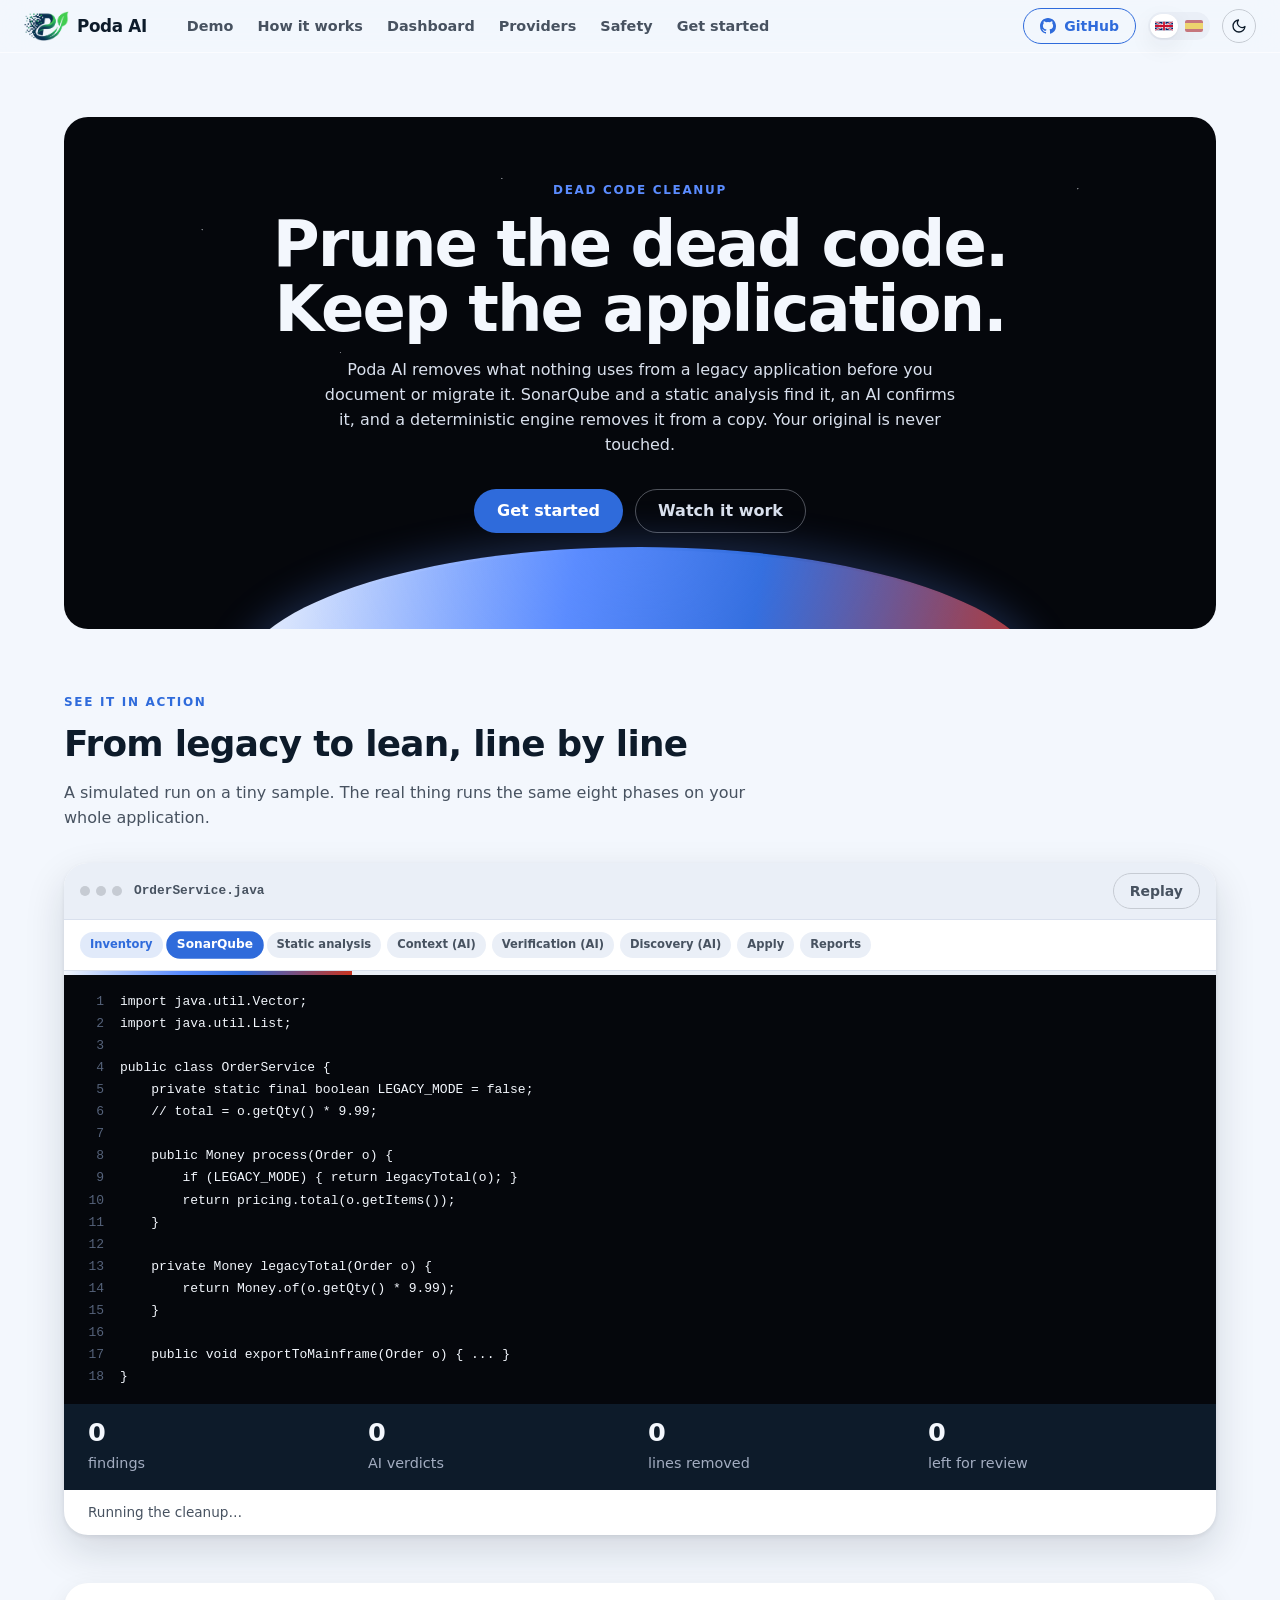
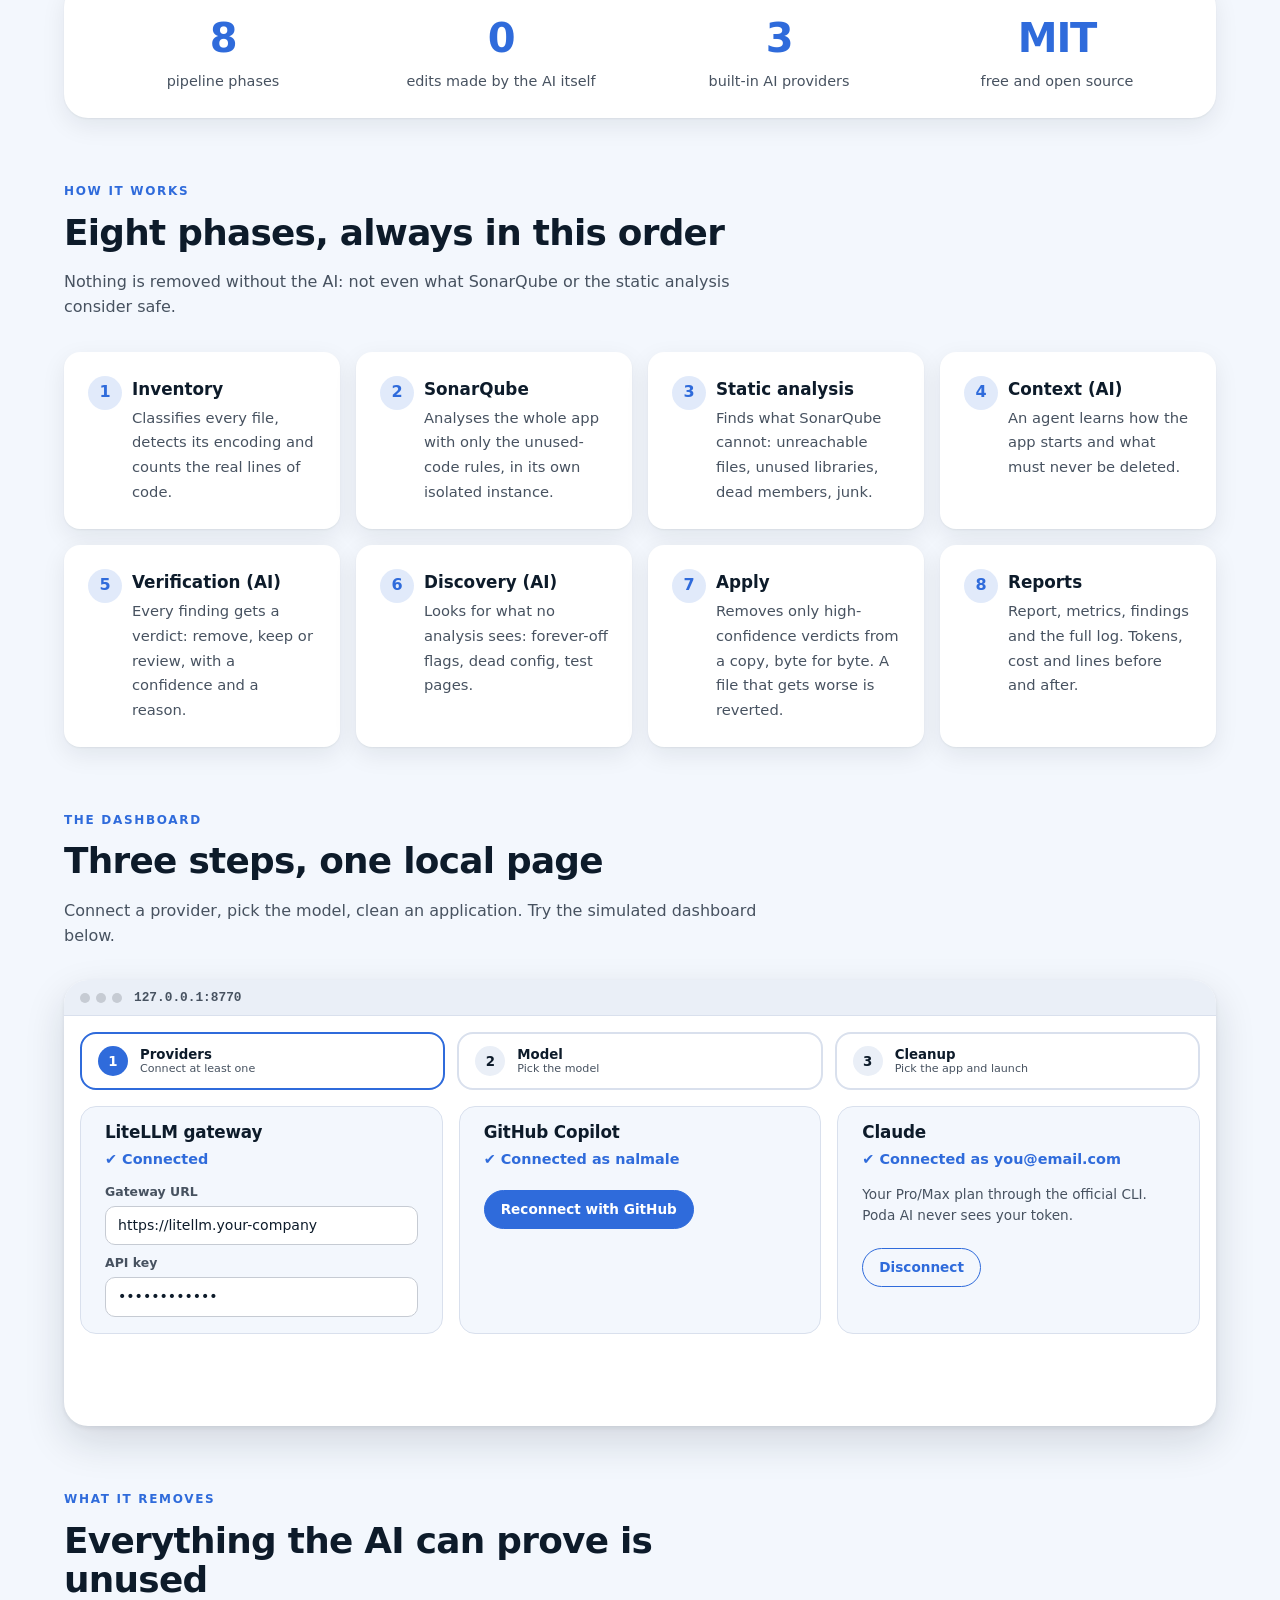
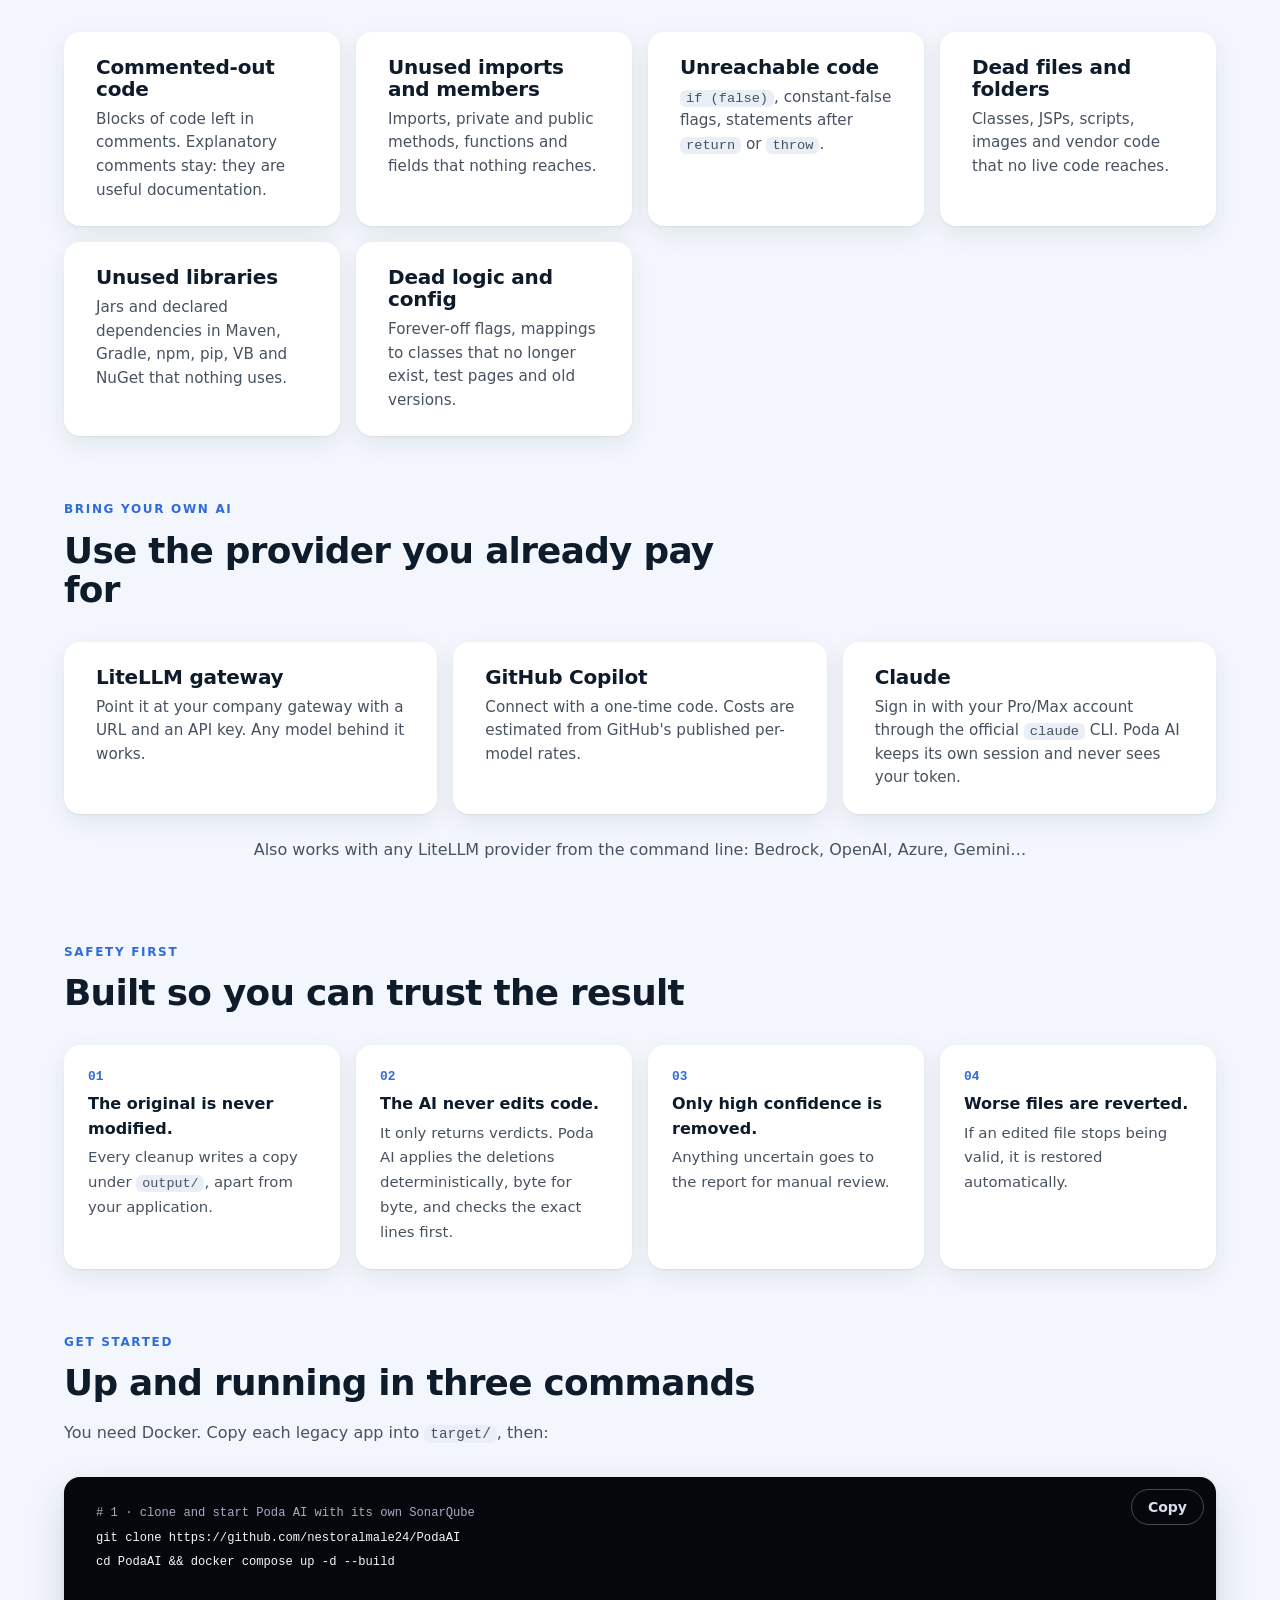
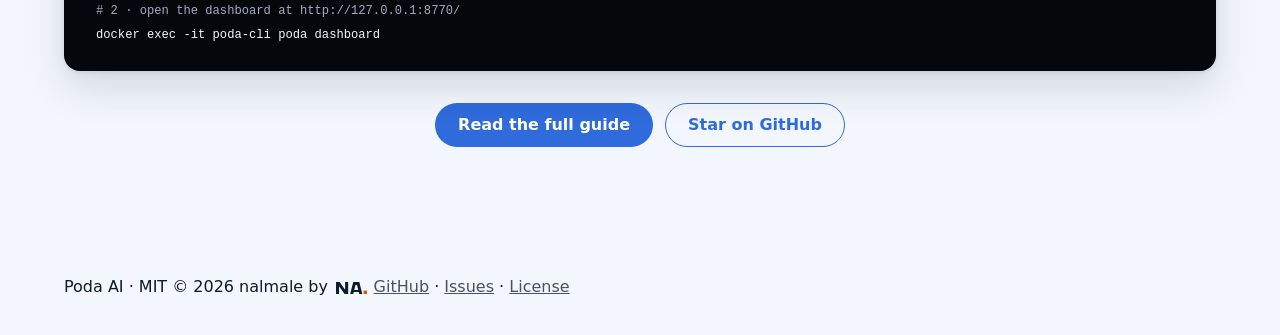
<file: site/index.html>
<!doctype html>
<html lang="en-GB">
<head>
<meta charset="utf-8">
<meta name="viewport" content="width=device-width, initial-scale=1">
<title>Poda AI · Dead code cleanup for legacy applications</title>
<meta name="description" content="Poda AI removes dead code from legacy applications with SonarQube, static analysis and an AI that only gives verdicts. Your original is never touched.">
<meta property="og:title" content="Poda AI · Dead code cleanup for legacy applications">
<meta property="og:description" content="SonarQube + static analysis + AI verdicts. A clean copy, a report and the metrics. The original is never touched.">
<meta property="og:type" content="website">
<meta property="og:image" content="https://nestoralmale24.github.io/PodaAI/assets/poda-logo.png">
<link rel="icon" type="image/png" href="assets/poda-favicon.png">
<script>
  (() => {
    let theme = null;
    try { theme = localStorage.getItem('poda-site-theme'); } catch { /* storage blocked */ }
    if (theme !== 'dark' && theme !== 'light') theme = matchMedia('(prefers-color-scheme: light)').matches ? 'light' : 'dark';
    document.documentElement.dataset.theme = theme;
  })();
</script>
<link rel="stylesheet" href="assets/na.css">
<link rel="stylesheet" href="site.css">
</head>
<body>
<header class="site-header">
  <a class="brand" href="#top" aria-label="Poda AI">
    <img class="brand-mark" src="assets/poda-logo.png" alt="">
    <span class="product">Poda AI</span>
  </a>
  <nav class="nav" aria-label="Sections">
    <a href="#demo">Demo</a><a href="#how">How it works</a><a href="#dashboard">Dashboard</a><a href="#providers">Providers</a><a href="#safety">Safety</a><a href="#start">Get started</a>
  </nav>
  <div class="header-tools">
    <a class="btn btn-secondary btn-sm" href="https://github.com/nestoralmale24/PodaAI">
      <svg viewBox="0 0 16 16" width="16" height="16" aria-hidden="true" fill="currentColor"><path d="M8 0C3.58 0 0 3.58 0 8a8 8 0 0 0 5.47 7.59c.4.07.55-.17.55-.38v-1.33c-2.23.48-2.7-1.07-2.7-1.07-.36-.92-.89-1.17-.89-1.17-.73-.5.05-.49.05-.49.8.06 1.23.83 1.23.83.71 1.22 1.87.87 2.33.66.07-.52.28-.87.5-1.07-1.78-.2-3.64-.89-3.64-3.95 0-.87.31-1.59.82-2.15-.08-.2-.36-1.02.08-2.12 0 0 .67-.21 2.2.82a7.6 7.6 0 0 1 4 0c1.53-1.04 2.2-.82 2.2-.82.44 1.1.16 1.92.08 2.12.51.56.82 1.27.82 2.15 0 3.07-1.87 3.75-3.65 3.95.29.25.54.73.54 1.48v2.2c0 .21.15.46.55.38A8 8 0 0 0 16 8c0-4.42-3.58-8-8-8z"/></svg>
      GitHub</a>
    <div class="lang" role="group" aria-label="Language / Idioma">
      <button type="button" data-lang="en" title="English (UK)" aria-label="English (UK)" aria-pressed="true"><svg viewBox="0 0 60 30" aria-hidden="true"><clipPath id="ukc2"><path d="M0 0v30h60V0z"/></clipPath><g clip-path="url(#ukc2)"><path d="M0 0v30h60V0z" fill="#012169"/><path d="M0 0l60 30m0-30L0 30" stroke="#fff" stroke-width="6"/><path d="M0 0l60 30m0-30L0 30" stroke="#C8102E" stroke-width="3" clip-path="inset(0)"/><path d="M30 0v30M0 15h60" stroke="#fff" stroke-width="10"/><path d="M30 0v30M0 15h60" stroke="#C8102E" stroke-width="6"/></g></svg></button>
      <button type="button" data-lang="es" title="Español (España)" aria-label="Español (España)" aria-pressed="false"><svg viewBox="0 0 3 2" aria-hidden="true"><rect width="3" height="2" fill="#AA151B"/><rect y=".5" width="3" height="1" fill="#F1BF00"/></svg></button>
    </div>
    <button class="theme-toggle" id="themeToggle" type="button" aria-pressed="false" title="Toggle theme">
      <svg class="ico-moon" viewBox="0 0 24 24" fill="none" stroke="currentColor" stroke-width="2" stroke-linecap="round" stroke-linejoin="round" aria-hidden="true"><path d="M21 12.8A9 9 0 1 1 11.2 3a7 7 0 0 0 9.8 9.8z"/></svg>
      <svg class="ico-sun" viewBox="0 0 24 24" fill="none" stroke="currentColor" stroke-width="2" stroke-linecap="round" stroke-linejoin="round" aria-hidden="true"><circle cx="12" cy="12" r="4"/><path d="M12 2v2M12 20v2M4.9 4.9l1.4 1.4M17.7 17.7l1.4 1.4M2 12h2M20 12h2M4.9 19.1l1.4-1.4M17.7 6.3l1.4-1.4"/></svg>
      <span class="sr-only">Toggle theme</span>
    </button>
  </div>
</header>

<main id="top">
  <section class="container hero-wrap">
    <div class="hero">
      <p class="eyebrow">Dead code cleanup</p>
      <h1>Prune the dead code.<br>Keep the application.</h1>
      <p class="lead">Poda AI removes what nothing uses from a legacy application before you document or migrate it. SonarQube and a static analysis find it, an AI confirms it, and a deterministic engine removes it from a copy. Your original is never touched.</p>
      <div class="cta">
        <a class="btn btn-primary" href="#start">Get started</a>
        <a class="btn btn-ghost on-dark" href="#demo">Watch it work</a>
      </div>
    </div>
  </section>

  <section class="container" id="demo" aria-labelledby="demoTitle">
    <div class="section-head">
      <p class="eyebrow">See it in action</p>
      <h2 id="demoTitle">From legacy to lean, line by line</h2>
      <p class="muted">A simulated run on a tiny sample. The real thing runs the same eight phases on your whole application.</p>
    </div>
    <div class="window" id="codeDemo" aria-label="Animated example of a cleanup">
      <div class="window-bar">
        <span class="dots" aria-hidden="true"><i></i><i></i><i></i></span>
        <span class="window-title">OrderService.java</span>
        <button class="btn btn-ghost btn-sm" id="codeReplay" type="button">Replay</button>
      </div>
      <ol class="phase-strip" id="phaseStrip" aria-label="Pipeline phases"></ol>
      <div class="bar" aria-hidden="true"><span id="codeBar"></span></div>
      <pre class="code" id="code" aria-live="off"><code><span class="ln" data-dead="remove">import java.util.Vector;</span>
<span class="ln">import java.util.List;</span>
<span class="ln"></span>
<span class="ln">public class OrderService {</span>
<span class="ln" data-dead="remove">    private static final boolean LEGACY_MODE = false;</span>
<span class="ln" data-dead="remove">    // total = o.getQty() * 9.99;</span>
<span class="ln"></span>
<span class="ln">    public Money process(Order o) {</span>
<span class="ln" data-dead="remove">        if (LEGACY_MODE) { return legacyTotal(o); }</span>
<span class="ln">        return pricing.total(o.getItems());</span>
<span class="ln">    }</span>
<span class="ln"></span>
<span class="ln" data-dead="remove">    private Money legacyTotal(Order o) {</span>
<span class="ln" data-dead="remove">        return Money.of(o.getQty() * 9.99);</span>
<span class="ln" data-dead="remove">    }</span>
<span class="ln"></span>
<span class="ln" data-dead="review">    public void exportToMainframe(Order o) { ... }</span>
<span class="ln">}</span></code></pre>
      <div class="kpi-band kpis" aria-label="Cleanup counters">
        <div class="kpi"><div class="num" id="kFindings">0</div><div class="label">findings</div></div>
        <div class="kpi"><div class="num" id="kVerdicts">0</div><div class="label">AI verdicts</div></div>
        <div class="kpi"><div class="num" id="kLines">0</div><div class="label">lines removed</div></div>
        <div class="kpi"><div class="num" id="kReview">0</div><div class="label">left for review</div></div>
      </div>
      <p class="note" id="codeNote" role="status" aria-live="polite">Press Replay to run it again.</p>
    </div>
  </section>

  <section class="container band" aria-label="Key facts">
    <div class="facts">
      <div><b>8</b><span>pipeline phases</span></div>
      <div><b>0</b><span>edits made by the AI itself</span></div>
      <div><b>3</b><span>built-in AI providers</span></div>
      <div><b>MIT</b><span>free and open source</span></div>
    </div>
  </section>

  <section class="container" id="how" aria-labelledby="howTitle">
    <div class="section-head">
      <p class="eyebrow">How it works</p>
      <h2 id="howTitle">Eight phases, always in this order</h2>
      <p class="muted">Nothing is removed without the AI: not even what SonarQube or the static analysis consider safe.</p>
    </div>
    <ol class="steps-grid" id="phases">
      <li><b>Inventory</b><span>Classifies every file, detects its encoding and counts the real lines of code.</span></li>
      <li><b>SonarQube</b><span>Analyses the whole app with only the unused-code rules, in its own isolated instance.</span></li>
      <li><b>Static analysis</b><span>Finds what SonarQube cannot: unreachable files, unused libraries, dead members, junk.</span></li>
      <li><b>Context (AI)</b><span>An agent learns how the app starts and what must never be deleted.</span></li>
      <li><b>Verification (AI)</b><span>Every finding gets a verdict: remove, keep or review, with a confidence and a reason.</span></li>
      <li><b>Discovery (AI)</b><span>Looks for what no analysis sees: forever-off flags, dead config, test pages.</span></li>
      <li><b>Apply</b><span>Removes only high-confidence verdicts from a copy, byte for byte. A file that gets worse is reverted.</span></li>
      <li><b>Reports</b><span>Report, metrics, findings and the full log. Tokens, cost and lines before and after.</span></li>
    </ol>
  </section>

  <section class="container" id="dashboard" aria-labelledby="dashTitle">
    <div class="section-head">
      <p class="eyebrow">The dashboard</p>
      <h2 id="dashTitle">Three steps, one local page</h2>
      <p class="muted">Connect a provider, pick the model, clean an application. Try the simulated dashboard below.</p>
    </div>
    <div class="window dash" id="dash">
      <div class="window-bar"><span class="dots" aria-hidden="true"><i></i><i></i><i></i></span><span class="window-title">127.0.0.1:8770</span></div>
      <div class="dash-steps" role="tablist" aria-label="Steps">
        <button role="tab" class="dstep" id="dt1" aria-controls="dp1" aria-selected="true" data-step="1" type="button"><span class="num">1</span><span class="txt"><b>Providers</b><small>Connect at least one</small></span></button>
        <button role="tab" class="dstep" id="dt2" aria-controls="dp2" aria-selected="false" data-step="2" type="button"><span class="num">2</span><span class="txt"><b>Model</b><small>Pick the model</small></span></button>
        <button role="tab" class="dstep" id="dt3" aria-controls="dp3" aria-selected="false" data-step="3" type="button"><span class="num">3</span><span class="txt"><b>Cleanup</b><small>Pick the app and launch</small></span></button>
      </div>
      <div class="dash-body">
        <section role="tabpanel" id="dp1" aria-labelledby="dt1">
          <div class="mini-grid">
            <article class="mini-card"><h3>LiteLLM gateway</h3><p class="ok">✔ Connected</p><label>Gateway URL</label><div class="fake-field">https://litellm.your-company</div><label>API key</label><div class="fake-field">••••••••••••</div></article>
            <article class="mini-card"><h3>GitHub Copilot</h3><p class="ok">✔ Connected as nalmale</p><div class="fake-btn primary">Reconnect with GitHub</div></article>
            <article class="mini-card"><h3>Claude</h3><p class="ok">✔ Connected as you@email.com</p><p class="muted small">Your Pro/Max plan through the official CLI. Poda AI never sees your token.</p><div class="fake-btn">Disconnect</div></article>
          </div>
        </section>
        <section role="tabpanel" id="dp2" aria-labelledby="dt2" hidden>
          <div class="mini-card wide">
            <div class="model-row"><div><b>Main model</b><span class="muted small">Context, verification with tools and discovery.</span></div><div class="fake-field">Claude</div><div class="fake-field">Claude Sonnet 5.5 · claude-sonnet-5-5</div></div>
            <div class="model-row"><div><b>Triage model</b><span class="muted small">First review of each finding, without tools.</span></div><div class="fake-field">Claude</div><div class="fake-field">Claude Haiku 5.5 · claude-haiku-5-5</div></div>
            <p class="ok small">✔ Changes are saved automatically.</p>
          </div>
        </section>
        <section role="tabpanel" id="dp3" aria-labelledby="dt3" hidden>
          <div class="mini-card wide">
            <div class="projects"><span class="proj on">legacy-shop<small>Not cleaned yet</small></span><span class="proj">billing-core<small>Last: 3 files · 120 lines</small></span></div>
            <div class="row"><button class="btn btn-primary" id="dashRun" type="button">Start cleanup</button><span class="chip" id="dashChip">Ready</span></div>
            <ol class="mini-phases" id="miniPhases"></ol>
            <div class="bar" aria-hidden="true"><span id="dashBar"></span></div>
            <pre class="log" id="dashLog" aria-live="off" tabindex="0" aria-label="Simulated run log"></pre>
          </div>
        </section>
      </div>
    </div>
  </section>

  <section class="container" aria-labelledby="removesTitle">
    <div class="section-head">
      <p class="eyebrow">What it removes</p>
      <h2 id="removesTitle">Everything the AI can prove is unused</h2>
    </div>
    <div class="cards">
      <article class="card"><h3>Commented-out code</h3><p>Blocks of code left in comments. Explanatory comments stay: they are useful documentation.</p></article>
      <article class="card"><h3>Unused imports and members</h3><p>Imports, private and public methods, functions and fields that nothing reaches.</p></article>
      <article class="card"><h3>Unreachable code</h3><p><code>if (false)</code>, constant-false flags, statements after <code>return</code> or <code>throw</code>.</p></article>
      <article class="card"><h3>Dead files and folders</h3><p>Classes, JSPs, scripts, images and vendor code that no live code reaches.</p></article>
      <article class="card"><h3>Unused libraries</h3><p>Jars and declared dependencies in Maven, Gradle, npm, pip, VB and NuGet that nothing uses.</p></article>
      <article class="card"><h3>Dead logic and config</h3><p>Forever-off flags, mappings to classes that no longer exist, test pages and old versions.</p></article>
    </div>
  </section>

  <section class="container" id="providers" aria-labelledby="provTitle">
    <div class="section-head">
      <p class="eyebrow">Bring your own AI</p>
      <h2 id="provTitle">Use the provider you already pay for</h2>
    </div>
    <div class="cards three">
      <article class="card"><h3>LiteLLM gateway</h3><p>Point it at your company gateway with a URL and an API key. Any model behind it works.</p></article>
      <article class="card"><h3>GitHub Copilot</h3><p>Connect with a one-time code. Costs are estimated from GitHub's published per-model rates.</p></article>
      <article class="card"><h3>Claude</h3><p>Sign in with your Pro/Max account through the official <code>claude</code> CLI. Poda AI keeps its own session and never sees your token.</p></article>
    </div>
    <p class="muted center">Also works with any LiteLLM provider from the command line: Bedrock, OpenAI, Azure, Gemini…</p>
  </section>

  <section class="container" id="safety" aria-labelledby="safeTitle">
    <div class="section-head">
      <p class="eyebrow">Safety first</p>
      <h2 id="safeTitle">Built so you can trust the result</h2>
    </div>
    <ol class="safety">
      <li><b>The original is never modified.</b><span>Every cleanup writes a copy under <code>output/</code>, apart from your application.</span></li>
      <li><b>The AI never edits code.</b><span>It only returns verdicts. Poda AI applies the deletions deterministically, byte for byte, and checks the exact lines first.</span></li>
      <li><b>Only high confidence is removed.</b><span>Anything uncertain goes to the report for manual review.</span></li>
      <li><b>Worse files are reverted.</b><span>If an edited file stops being valid, it is restored automatically.</span></li>
    </ol>
  </section>

  <section class="container" id="start" aria-labelledby="startTitle">
    <div class="section-head">
      <p class="eyebrow">Get started</p>
      <h2 id="startTitle">Up and running in three commands</h2>
      <p class="muted">You need Docker. Copy each legacy app into <code>target/</code>, then:</p>
    </div>
    <div class="terminal">
      <button class="btn btn-ghost btn-sm copy" id="copyCmd" type="button">Copy</button>
      <pre id="cmds"><code><span class="c"># 1 · clone and start Poda AI with its own SonarQube</span>
git clone https://github.com/nestoralmale24/PodaAI
cd PodaAI &amp;&amp; docker compose up -d --build

<span class="c"># 2 · open the dashboard at http://127.0.0.1:8770/</span>
docker exec -it poda-cli poda dashboard</code></pre>
    </div>
    <div class="cta center"><a class="btn btn-primary" href="https://github.com/nestoralmale24/PodaAI#quick-start" data-href-es="https://github.com/nestoralmale24/PodaAI/blob/develop/README.es.md#puesta-en-marcha">Read the full guide</a><a class="btn btn-secondary" href="https://github.com/nestoralmale24/PodaAI">Star on GitHub</a></div>
  </section>
</main>

<footer class="site-footer">
  <div class="container foot">
    <span>Poda AI · MIT © 2026 nalmale</span>
    <span class="byline">by <img class="logo-light" src="assets/logo-na.svg" alt="NA."><img class="logo-dark" src="assets/logo-na-dark.svg" alt="NA."></span>
    <span><a href="https://github.com/nestoralmale24/PodaAI">GitHub</a> · <a href="https://github.com/nestoralmale24/PodaAI/issues">Issues</a> · <a href="https://github.com/nestoralmale24/PodaAI/blob/develop/LICENSE">License</a></span>
  </div>
</footer>
<script src="i18n.js"></script>
<script src="site.js"></script>
</body>
</html>
</file>
<file: site/assets/na.css>
/* NA. · tokens y base (sistema de diseño personal). Los componentes usan solo tokens --c-*. */
:root{
  --na-void:#05070C;--na-ink:#0D1B2A;--na-ink-2:#1A2636;--na-slate:#475260;--na-mist:#A3ADC1;
  --na-star:#F3F7FD;--na-silver:#D9E0ED;--na-blue:#2F6BDB;--na-blue-hi:#5B8CFF;
  --na-ember:#C8321F;--na-ember-hi:#E0503A;--na-dot:#C26A00;
  --na-ring:linear-gradient(100deg,#F3F7FD 0%,#5B8CFF 40%,#2F6BDB 62%,#C8321F 100%);
  --font:system-ui,-apple-system,"SF Pro Text","Segoe UI",Roboto,sans-serif;
  --mono:ui-monospace,"SF Mono","Cascadia Mono",Consolas,monospace;
  --sp-1:4px;--sp-2:8px;--sp-3:12px;--sp-4:16px;--sp-5:24px;--sp-6:32px;--sp-7:48px;--sp-8:64px;--sp-9:96px;
  --r-sm:10px;--r:16px;--r-lg:24px;--r-pill:999px;
  --ease-out:cubic-bezier(.22,1,.36,1);
  color-scheme:light;
  --c-page:var(--na-star);--c-surface:#fff;--c-sunken:#EAEFF7;--c-text:var(--na-ink);--c-muted:var(--na-slate);
  --c-border:#C6CBD3;--c-divider:var(--na-silver);--c-accent:var(--na-blue);--c-accent-hover:#2559BD;
  --c-on-accent:#fff;--c-error:var(--na-ember);--c-warn:#B8651A;--c-brand:var(--na-dot);
  --c-shadow:0 1px 2px rgba(13,27,42,.06),0 8px 24px rgba(13,27,42,.08);
  --c-shadow-hi:0 2px 4px rgba(13,27,42,.08),0 16px 40px rgba(13,27,42,.14);
  --c-glass:rgba(243,247,253,.72);--c-glass-edge:rgba(255,255,255,.6);
  --c-focus:0 0 0 3px rgba(47,107,219,.40);
  --c-veil:rgba(5,7,12,.55);--c-accent-soft:rgba(47,107,219,.14);--c-error-soft:rgba(200,50,31,.10);
}
:root[data-theme="dark"]{
  color-scheme:dark;
  --c-page:var(--na-void);--c-surface:var(--na-ink);--c-sunken:var(--na-ink-2);--c-text:var(--na-star);--c-muted:var(--na-mist);
  --c-border:#3A475F;--c-divider:rgba(217,224,237,.10);--c-accent:var(--na-blue-hi);--c-accent-hover:#7FA5FF;
  --c-on-accent:var(--na-void);--c-error:var(--na-ember-hi);--c-warn:var(--na-dot);--c-brand:var(--na-dot);
  --c-shadow:0 0 0 1px rgba(217,224,237,.08);
  --c-shadow-hi:0 0 0 1px rgba(91,140,255,.25),0 16px 40px rgba(0,0,0,.5);
  --c-glass:rgba(13,27,42,.62);--c-glass-edge:rgba(217,224,237,.10);
  --c-focus:0 0 0 3px rgba(91,140,255,.55);
  --c-accent-soft:rgba(91,140,255,.18);--c-error-soft:rgba(224,80,58,.14);
}
*{box-sizing:border-box}
body{margin:0;font:400 1rem/1.55 var(--font);color:var(--c-text);background:var(--c-page);-webkit-font-smoothing:antialiased;
  transition:background-color .2s ease,color .2s ease}
h1,h2,h3{line-height:1.1;margin:0 0 .5em;font-weight:700}
h1{font-size:clamp(2.25rem,5vw,4rem);font-weight:800;letter-spacing:-.03em;line-height:1.02}
h2{font-size:clamp(1.5rem,2.8vw,2.25rem);letter-spacing:-.02em}
h3{font-size:1.25rem;letter-spacing:-.01em}
.eyebrow{font-size:.75rem;font-weight:700;letter-spacing:.14em;text-transform:uppercase;color:var(--c-accent);margin:0 0 var(--sp-3)}
.lead{font-size:1.2rem;color:var(--c-muted)}
.muted{color:var(--c-muted)}
a{color:var(--c-accent)} a:hover{color:var(--c-accent-hover)}
:focus-visible{outline:none;box-shadow:var(--c-focus);border-radius:var(--r-sm)}
.container{max-width:1200px;margin-inline:auto;padding-inline:var(--sp-5)}

/* Botones */
.btn{font:600 1rem/1 var(--font);border-radius:var(--r-pill);padding:12px 22px;min-height:44px;display:inline-flex;align-items:center;gap:10px;
  border:1.5px solid transparent;cursor:pointer;text-decoration:none;transition:background-color .2s ease,border-color .2s ease,color .2s ease,transform .1s var(--ease-out)}
.btn:active:not(:disabled){transform:scale(.97)}
.btn-primary{background:var(--c-accent);color:var(--c-on-accent)}
.btn-primary:hover:not(:disabled){background:var(--c-accent-hover);color:var(--c-on-accent)}
.btn-secondary{background:transparent;color:var(--c-accent);border-color:var(--c-accent)}
.btn-secondary:hover:not(:disabled){background:var(--c-accent);color:var(--c-on-accent)}
.btn-ghost{background:transparent;color:var(--c-muted);border-color:var(--c-border)}
.btn-ghost:hover:not(:disabled){border-color:var(--c-text);color:var(--c-text)}
.btn-danger{background:var(--c-error);color:#fff}

/* Hero: anillo de luz sobre el espacio */
.hero{position:relative;overflow:hidden;isolation:isolate;background:var(--na-void);color:var(--na-star);border-radius:var(--r-lg);padding:var(--sp-6) var(--sp-7)}
.hero::before{content:"";position:absolute;z-index:-1;left:50%;top:84%;width:70%;aspect-ratio:3/1;transform:translateX(-50%);border-radius:50%;
  border-top:3px solid transparent;background:radial-gradient(ellipse at 50% 0,rgba(91,140,255,.22),transparent 60%) padding-box,var(--na-ring) border-box;
  filter:blur(.5px);box-shadow:0 -10px 36px rgba(91,140,255,.22)}
.hero::after{content:"";position:absolute;inset:0;z-index:-1;opacity:.5;pointer-events:none;
  background:radial-gradient(1px 1px at 12% 22%,#F3F7FD 50%,transparent),radial-gradient(1px 1px at 38% 12%,#F3F7FD 50%,transparent),
  radial-gradient(1px 1px at 71% 28%,#F3F7FD 50%,transparent),radial-gradient(1px 1px at 88% 14%,#F3F7FD 50%,transparent),
  radial-gradient(1px 1px at 55% 40%,#F3F7FD 50%,transparent),radial-gradient(1px 1px at 24% 46%,#F3F7FD 50%,transparent)}
.hero h1{color:var(--na-star);font-size:clamp(1.6rem,3.2vw,2.25rem);margin-bottom:var(--sp-2)} .hero .lead{color:var(--na-silver);max-width:60ch;font-size:1rem}
.hero .eyebrow{color:var(--na-blue-hi)}

/* Banda de KPIs */
.kpi-band{background:var(--na-ink);color:var(--na-star);border-radius:var(--r-lg);padding:var(--sp-6);display:grid;grid-template-columns:repeat(auto-fit,minmax(180px,1fr));gap:var(--sp-6)}
:root[data-theme="dark"] .kpi-band{background:var(--na-ink-2)}
.kpi .num{font-weight:800;font-size:clamp(1.75rem,3vw,2.5rem);letter-spacing:-.02em;line-height:1;color:var(--na-star);font-variant-numeric:tabular-nums}
.kpi .label{font-size:.9rem;color:var(--na-mist);margin-top:6px}

/* Campos */
.field{border:1px solid var(--c-border);border-radius:var(--r-sm);padding:12px 14px;font:inherit;color:var(--c-text);background:var(--c-surface);width:100%;transition:border-color .2s ease,box-shadow .2s ease}
.field::placeholder{color:var(--c-muted);opacity:.7}
.field:focus{outline:none;border-color:var(--c-accent);box-shadow:var(--c-focus)}

/* Cabecera y pie */
.site-header{position:sticky;top:0;z-index:50;display:flex;align-items:center;gap:var(--sp-6);padding:var(--sp-3) var(--sp-5);
  background:var(--c-glass);-webkit-backdrop-filter:blur(20px) saturate(180%);backdrop-filter:blur(20px) saturate(180%);border-bottom:1px solid var(--c-glass-edge)}
.site-footer{padding-block:var(--sp-6)}

@media (prefers-reduced-motion:reduce){*{transition-property:opacity,background-color,color!important;transition-duration:.15s!important;animation:none!important}.btn:active{transform:none}}
@media (prefers-reduced-transparency:reduce){.site-header{background:var(--c-page);-webkit-backdrop-filter:none;backdrop-filter:none}}
@media (prefers-contrast:more){.field,.btn-ghost,.panel,.step,.project,.tab{border-width:1.5px;border-color:var(--c-text)}.site-header{background:var(--c-page);-webkit-backdrop-filter:none;backdrop-filter:none}}
</file>
<file: site/site.css>
/* Poda AI landing · built on assets/na.css (NA. tokens). Everything uses --c-* tokens. */
html { scroll-behavior: smooth; scroll-padding-top: 72px; }
.sr-only { position: absolute; width: 1px; height: 1px; overflow: hidden; clip: rect(0 0 0 0); white-space: nowrap; }
.center { text-align: center; }
.small { font-size: .85rem; }
code { font-family: var(--mono); font-size: .9em; background: var(--c-sunken); padding: 1px 6px; border-radius: 6px; }

/* header */
.site-header { padding: 8px var(--sp-5); gap: var(--sp-5); }
.brand { display: inline-flex; align-items: center; gap: var(--sp-2); text-decoration: none; }
.brand-mark { height: 30px; width: auto; display: block; }
:root[data-theme="dark"] .brand-mark { filter: drop-shadow(0 0 1px rgba(243, 247, 253, .55)); }
.product { font-weight: 800; font-size: 1.05rem; letter-spacing: -.02em; color: var(--c-text); }
.nav { display: flex; gap: var(--sp-5); margin-left: var(--sp-4); }
.nav a { color: var(--c-muted); text-decoration: none; font-size: .9rem; font-weight: 600; transition: color .2s ease; }
.nav a:hover { color: var(--c-text); }
.header-tools { margin-left: auto; display: inline-flex; align-items: center; gap: var(--sp-3); }
.btn-sm { min-height: 36px; padding: 8px 16px; font-size: .875rem; gap: 8px; }
.theme-toggle { display: inline-grid; place-items: center; width: 34px; height: 34px; padding: 0; border-radius: var(--r-pill); cursor: pointer;
  background: transparent; color: var(--c-text); border: 1px solid var(--c-border); transition: border-color .2s ease, color .2s ease; }
.theme-toggle:hover { border-color: var(--c-accent); color: var(--c-accent); }
.theme-toggle svg { width: 16px; height: 16px; }
:root[data-theme="dark"] .ico-moon, :root:not([data-theme="dark"]) .ico-sun { display: none; }
.logo-dark { display: none; } :root[data-theme="dark"] .logo-light { display: none; } :root[data-theme="dark"] .logo-dark { display: block; }
@media (max-width: 860px) { .nav { display: none; } }

/* hero */
.hero-wrap { padding-top: var(--sp-7); }
.hero { padding: var(--sp-8) var(--sp-7) var(--sp-9); text-align: center; }
.hero h1 { font-size: clamp(2.2rem, 6vw, 4rem); margin-bottom: var(--sp-4); }
.hero .lead { margin: 0 auto var(--sp-6); max-width: 62ch; }
.cta { display: flex; gap: var(--sp-3); flex-wrap: wrap; justify-content: center; }
.btn-ghost.on-dark { color: var(--na-silver); border-color: rgba(217, 224, 237, .35); }
.btn-ghost.on-dark:hover:not(:disabled) { color: #fff; border-color: #fff; }
@media (max-width: 700px) { .hero { padding: var(--sp-7) var(--sp-5) var(--sp-8); } }

/* sections */
section.container { padding-block: var(--sp-8) 0; }
.section-head { margin-bottom: var(--sp-6); max-width: 70ch; }
.section-head p.muted { margin: 0; }
.band { padding-top: var(--sp-7) !important; }
.facts { display: grid; grid-template-columns: repeat(auto-fit, minmax(150px, 1fr)); gap: var(--sp-5); padding: var(--sp-5) var(--sp-6); background: var(--c-surface); border-radius: var(--r-lg); box-shadow: var(--c-shadow); }
.facts div { text-align: center; }
.facts b { display: block; font-size: clamp(1.75rem, 4vw, 2.5rem); font-weight: 800; letter-spacing: -.03em; background: var(--na-ring); -webkit-background-clip: text; background-clip: text; color: transparent; }
:root:not([data-theme="dark"]) .facts b { background: none; color: var(--c-accent); }
.facts span { color: var(--c-muted); font-size: .9rem; }

/* windows (demos) */
.window { background: var(--c-surface); border-radius: var(--r-lg); box-shadow: var(--c-shadow-hi); overflow: hidden; }
.window-bar { display: flex; align-items: center; gap: var(--sp-3); padding: 10px var(--sp-4); border-bottom: 1px solid var(--c-divider); background: var(--c-sunken); }
.dots { display: inline-flex; gap: 6px; } .dots i { width: 10px; height: 10px; border-radius: 50%; background: var(--c-border); display: block; }
.window-title { flex: 1; font: 600 .8rem var(--mono); color: var(--c-muted); }
.phase-strip { list-style: none; margin: 0; padding: var(--sp-3) var(--sp-4); display: flex; gap: 6px; flex-wrap: wrap; border-bottom: 1px solid var(--c-divider); }
.phase-strip li { font-size: .72rem; font-weight: 700; padding: 4px 10px; border-radius: var(--r-pill); background: var(--c-sunken); color: var(--c-muted); transition: background-color .25s var(--ease-out), color .25s ease, transform .25s var(--ease-out); }
.phase-strip li.on { background: var(--c-accent); color: var(--c-on-accent); transform: scale(1.06); }
.phase-strip li.done { background: var(--c-accent-soft); color: var(--c-accent); }
.bar { height: 4px; background: var(--c-sunken); overflow: hidden; }
.bar span { display: block; height: 100%; width: 0; background: var(--na-ring); transition: width .5s var(--ease-out); }
.code { margin: 0; padding: var(--sp-4) 0; background: var(--na-void); color: var(--na-star); font: 13px/1.7 var(--mono); overflow-x: auto; }
.code code { display: block; background: none; padding: 0; font-size: inherit; counter-reset: ln; white-space: normal; }
.ln { display: block; position: relative; padding: 0 var(--sp-5) 0 56px; min-height: 1.7em; white-space: pre; max-height: 1.7em; overflow: hidden;
  transition: max-height .5s var(--ease-out), opacity .4s ease, background-color .3s ease, transform .5s var(--ease-out); }
.ln::before { counter-increment: ln; content: counter(ln); position: absolute; left: 0; width: 40px; text-align: right; color: #55627a; }
.ln[data-dead]::after { content: attr(data-badge); position: absolute; right: var(--sp-4); top: 2px; font: 700 10px/1 var(--font); letter-spacing: .06em; text-transform: uppercase; padding: 3px 8px; border-radius: var(--r-pill); opacity: 0; transition: opacity .3s ease; }
.ln.judged[data-dead="remove"] { background: rgba(224, 80, 58, .14); }
.ln.judged[data-dead="remove"]::after { opacity: 1; background: var(--na-ember-hi); color: var(--na-void); }
.ln.judged[data-dead="review"] { background: rgba(194, 106, 0, .16); }
.ln.judged[data-dead="review"]::after { opacity: 1; background: var(--na-dot); color: var(--na-void); }
.ln.striking { text-decoration: line-through; text-decoration-color: var(--na-ember-hi); color: #8a95ab; }
.ln.gone { max-height: 0; opacity: 0; transform: translateX(24px); }
.kpis { margin: 0; border-radius: 0; padding: var(--sp-4) var(--sp-5); gap: var(--sp-4); grid-template-columns: repeat(auto-fit, minmax(120px, 1fr)); }
.kpis .kpi .num { font-size: 1.6rem; }
.note { margin: 0; padding: var(--sp-3) var(--sp-5); font-size: .85rem; color: var(--c-muted); }

/* how it works */
.steps-grid { list-style: none; margin: 0; padding: 0; display: grid; grid-template-columns: repeat(auto-fit, minmax(250px, 1fr)); gap: var(--sp-4); counter-reset: ph; }
.steps-grid li { counter-increment: ph; position: relative; background: var(--c-surface); border-radius: var(--r); box-shadow: var(--c-shadow); padding: var(--sp-5) var(--sp-5) var(--sp-5) 68px; opacity: 0; transform: translateY(16px); transition: opacity .5s var(--ease-out), transform .5s var(--ease-out), box-shadow .22s var(--ease-out); }
.steps-grid li.in { opacity: 1; transform: none; }
.steps-grid li:hover { box-shadow: var(--c-shadow-hi); }
.steps-grid li::before { content: counter(ph); position: absolute; left: var(--sp-5); top: var(--sp-5); width: 34px; height: 34px; border-radius: 50%; display: grid; place-items: center; font-weight: 800; background: var(--c-accent-soft); color: var(--c-accent); }
.steps-grid b { display: block; margin-bottom: 4px; font-size: 1.05rem; }
.steps-grid span { color: var(--c-muted); font-size: .92rem; }

/* dashboard mock */
.dash-steps { display: grid; grid-template-columns: repeat(3, minmax(0, 1fr)); gap: var(--sp-3); padding: var(--sp-4); }
.dstep { display: flex; align-items: center; gap: var(--sp-3); text-align: left; padding: var(--sp-3) var(--sp-4); background: var(--c-surface); border: 2px solid var(--c-divider); border-radius: var(--r); cursor: pointer; color: var(--c-text); font-family: var(--font); transition: border-color .2s ease, transform .1s var(--ease-out); }
.dstep:active { transform: scale(.98); }
.dstep .num { flex: none; width: 30px; height: 30px; border-radius: 50%; display: grid; place-items: center; font-weight: 800; background: var(--c-sunken); }
.dstep .txt { display: grid; min-width: 0; } .dstep small { color: var(--c-muted); white-space: nowrap; overflow: hidden; text-overflow: ellipsis; }
.dstep[aria-selected="true"] { border-color: var(--c-accent); } .dstep[aria-selected="true"] .num { background: var(--c-accent); color: var(--c-on-accent); }
@media (max-width: 700px) { .dash-steps { grid-template-columns: 1fr; } }
.dash-body { padding: 0 var(--sp-4) var(--sp-5); min-height: 320px; }
[role="tabpanel"][hidden] { display: none; }
.mini-grid { display: grid; grid-template-columns: repeat(auto-fit, minmax(220px, 1fr)); gap: var(--sp-4); }
.mini-card { background: var(--c-page); border: 1px solid var(--c-divider); border-radius: var(--r); padding: var(--sp-4) var(--sp-5); }
.mini-card h3 { font-size: 1.05rem; margin-bottom: 6px; }
.ok { color: var(--c-accent); font-weight: 600; font-size: .9rem; margin: 0 0 var(--sp-3); }
.mini-card label { display: block; font-size: .78rem; font-weight: 600; color: var(--c-muted); margin: var(--sp-2) 0 4px; }
.fake-field { border: 1px solid var(--c-border); border-radius: var(--r-sm); padding: 8px 12px; background: var(--c-surface); font-size: .88rem; }
.fake-btn { display: inline-block; margin-top: var(--sp-2); padding: 8px 16px; border-radius: var(--r-pill); border: 1.5px solid var(--c-accent); color: var(--c-accent); font-weight: 600; font-size: .85rem; }
.fake-btn.primary { background: var(--c-accent); color: var(--c-on-accent); }
.model-row { display: grid; grid-template-columns: 1.3fr .8fr 1.6fr; gap: var(--sp-3); align-items: center; padding: var(--sp-3) 0; border-bottom: 1px solid var(--c-divider); }
.model-row div:first-child { display: grid; } @media (max-width: 700px) { .model-row { grid-template-columns: 1fr; } }
.projects { display: flex; gap: var(--sp-3); flex-wrap: wrap; margin-bottom: var(--sp-4); }
.proj { display: grid; padding: 8px 14px; border: 1px solid var(--c-border); border-radius: var(--r-sm); font-weight: 700; font-size: .9rem; } .proj small { font-weight: 400; color: var(--c-muted); }
.proj.on { border-color: var(--c-accent); box-shadow: 0 0 0 3px var(--c-accent-soft); }
.row { display: flex; align-items: center; gap: var(--sp-3); margin-bottom: var(--sp-3); }
.chip { font-size: .75rem; font-weight: 700; padding: 4px 12px; border-radius: var(--r-pill); background: var(--c-sunken); } .chip.running { background: var(--c-accent); color: var(--c-on-accent); }
.mini-phases { list-style: none; margin: 0 0 var(--sp-3); padding: 0; display: grid; grid-template-columns: repeat(auto-fit, minmax(190px, 1fr)); gap: 4px var(--sp-4); font-size: .85rem; }
.mini-phases li { color: var(--c-muted); } .mini-phases li.run { color: var(--c-text); font-weight: 600; } .mini-phases li.done { color: var(--c-accent); }
.mini-phases li::before { content: "·"; display: inline-block; width: 18px; font-weight: 700; } .mini-phases li.run::before { content: "◐"; animation: spin 1s linear infinite; } .mini-phases li.done::before { content: "✔"; }
@keyframes spin { to { transform: rotate(360deg); } }
.log { height: 140px; overflow: auto; margin: var(--sp-3) 0 0; padding: var(--sp-3) var(--sp-4); background: var(--na-void); color: var(--na-mist); border-radius: var(--r-sm); font: 12px/1.6 var(--mono); white-space: pre-wrap; }
.log .ok2 { color: var(--na-blue-hi); } .log .rm { color: var(--na-ember-hi); } .log .rv { color: var(--na-dot); }

/* cards */
.cards { display: grid; grid-template-columns: repeat(auto-fit, minmax(260px, 1fr)); gap: var(--sp-4); }
.cards.three { grid-template-columns: repeat(auto-fit, minmax(280px, 1fr)); margin-bottom: var(--sp-5); }
.card { background: var(--c-surface); border-radius: var(--r); box-shadow: var(--c-shadow); padding: var(--sp-5) var(--sp-6); transition: box-shadow .22s var(--ease-out), transform .22s var(--ease-out); }
.card:hover { box-shadow: var(--c-shadow-hi); transform: translateY(-2px); }
.card h3 { margin-bottom: var(--sp-2); } .card p { margin: 0; color: var(--c-muted); font-size: .95rem; }

/* safety */
.safety { list-style: none; margin: 0; padding: 0; display: grid; grid-template-columns: repeat(auto-fit, minmax(250px, 1fr)); gap: var(--sp-4); counter-reset: s; }
.safety li { counter-increment: s; background: var(--c-surface); border-radius: var(--r); box-shadow: var(--c-shadow); padding: var(--sp-5); }
.safety li::before { content: "0" counter(s); display: block; font: 800 .8rem var(--mono); color: var(--c-accent); margin-bottom: var(--sp-2); }
.safety b { display: block; margin-bottom: 4px; } .safety span { color: var(--c-muted); font-size: .93rem; }

/* terminal */
.terminal { position: relative; background: var(--na-void); border-radius: var(--r); box-shadow: var(--c-shadow-hi); }
.terminal pre { margin: 0; padding: var(--sp-5) var(--sp-6); overflow-x: auto; font: 13.5px/1.8 var(--mono); color: var(--na-star); }
.terminal code { background: none; padding: 0; } .terminal .c { color: var(--na-mist); }
.terminal .copy { position: absolute; right: var(--sp-3); top: var(--sp-3); color: var(--na-silver); border-color: rgba(217, 224, 237, .3); }
.cta.center { margin-top: var(--sp-6); }

/* footer */
.site-footer { margin-top: var(--sp-9); }
.foot { justify-content: space-between; }
.byline { display: inline-flex; align-items: center; gap: 6px; } .byline img { height: 16px; }
.site-footer a { color: var(--c-muted); }

/* language switch (same as the dashboard) */
.lang { display: inline-flex; padding: 2px; gap: 2px; background: var(--c-sunken); border-radius: var(--r-pill); }
.lang button { display: grid; place-items: center; width: 28px; height: 24px; padding: 0; border: 0; border-radius: var(--r-pill); background: transparent; cursor: pointer; opacity: .55; transition: opacity .2s ease, background-color .22s var(--ease-out); }
.lang button:hover { opacity: .9; }
.lang button[aria-pressed="true"] { opacity: 1; background: var(--c-surface); box-shadow: var(--c-shadow); }
.lang svg { width: 18px; height: 12px; border-radius: 2px; display: block; }
</file>
